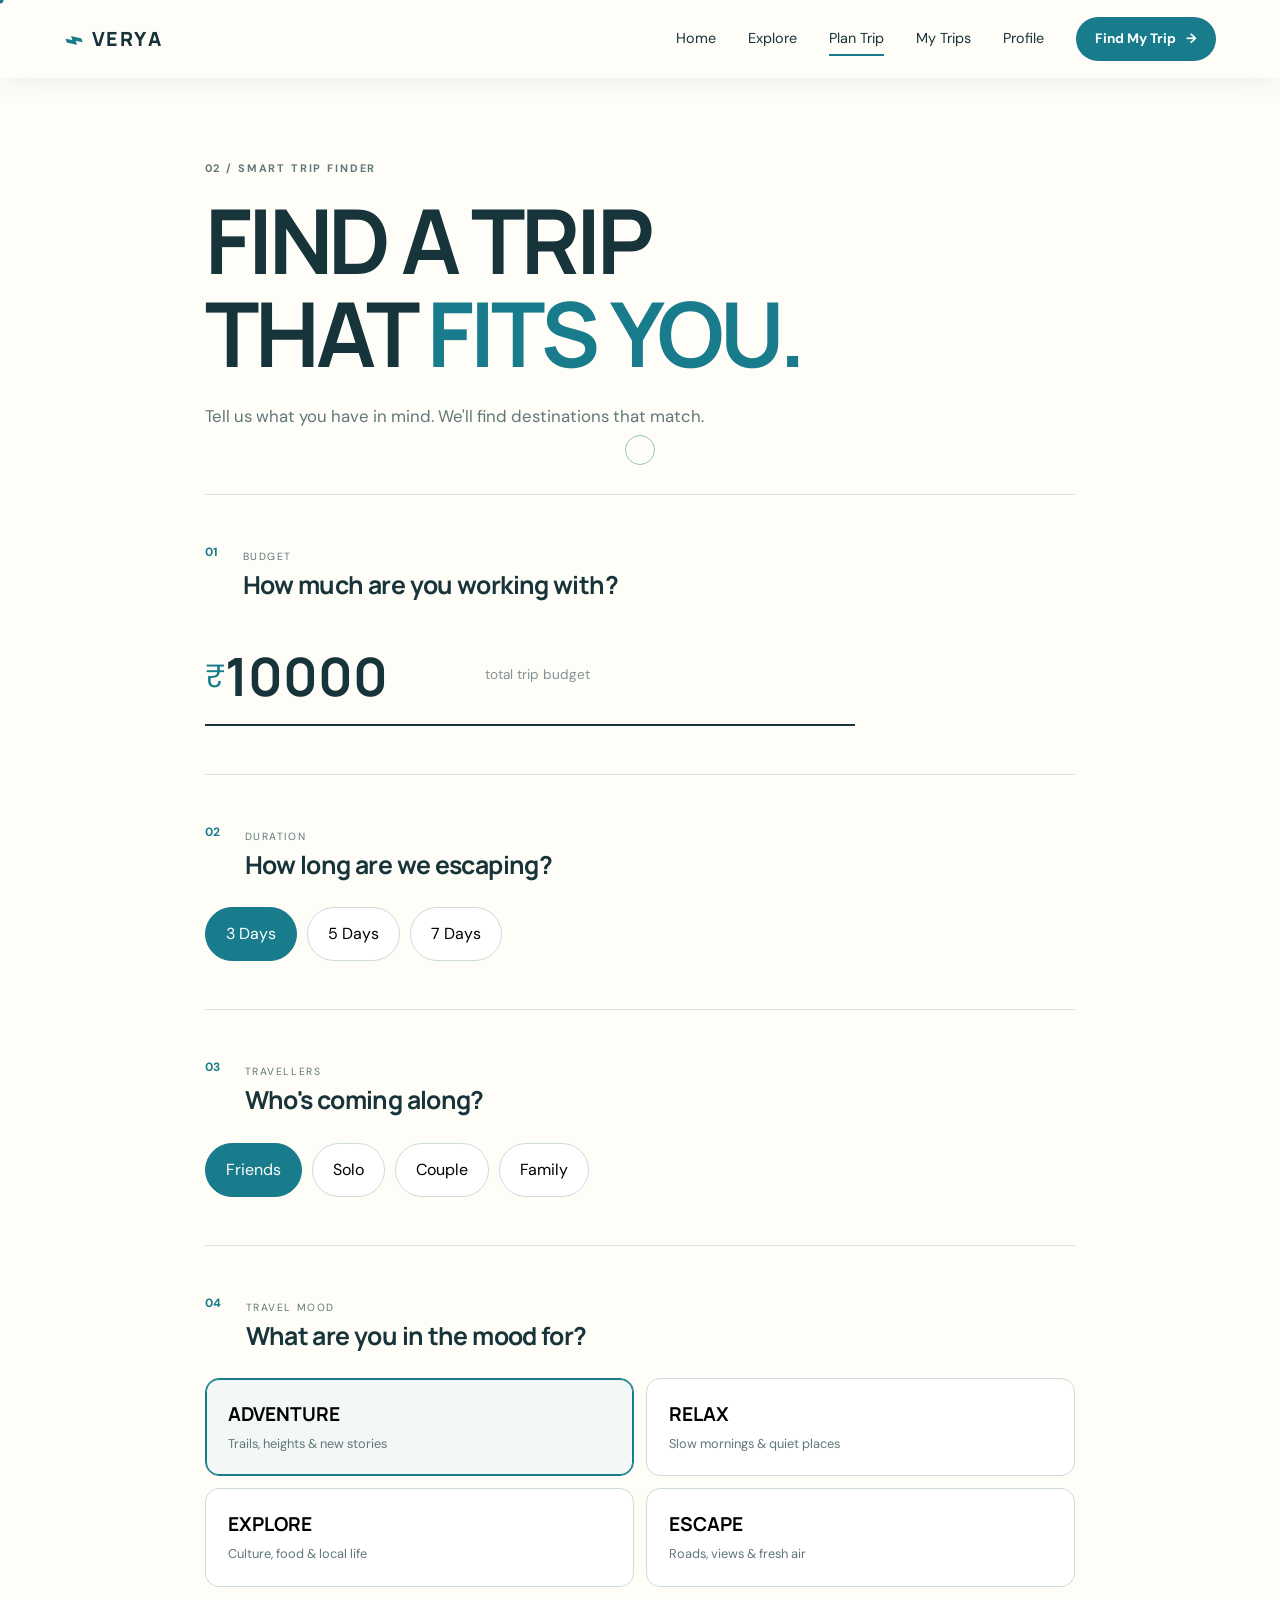
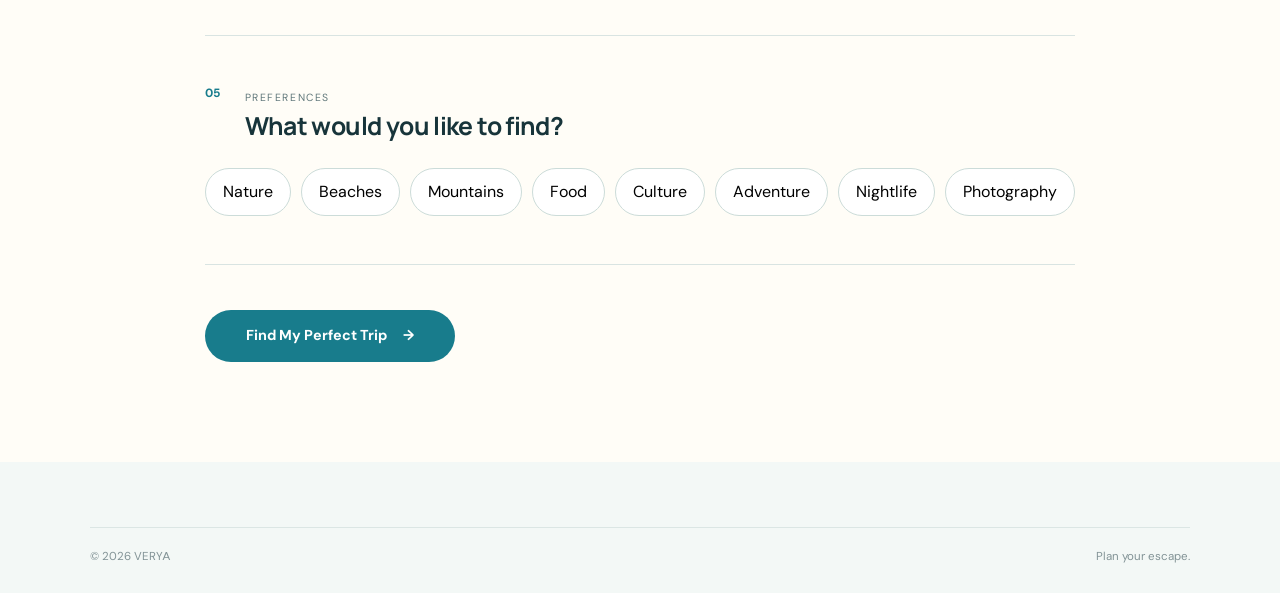
<file: finder.html>
<!DOCTYPE html>
<html lang="en"><head><meta name="google-site-verification" content="Wgh448R_ME5l0PPQqMrUWh4uAQD6EnfBi7Bo6-t3KoY" />


<meta name="google-site-verification" content="Wgh448R_ME5l0PPQqMrUWh4uAQD6EnfBi7Bo6-t3KoY" />

<meta charset="UTF-8"><meta name="viewport" content="width=device-width,initial-scale=1.0"><title>Smart Trip Finder — VERYА</title>
<link rel="preconnect" href="https://fonts.googleapis.com"><link rel="preconnect" href="https://fonts.gstatic.com" crossorigin><link href="https://fonts.googleapis.com/css2?family=DM+Sans:wght@400;500;600;700&family=Manrope:wght@600;700;800&display=swap" rel="stylesheet"><link rel="stylesheet" href="css/style.css"></head>
<body><div class="cursor-dot"></div><div class="cursor-ring"></div>
<header class="navbar scrolled"><a class="brand" href="index.html"><span class="brand-mark">⌁</span><span>VERYА</span></a><nav class="desktop-nav"><a class="nav-link" href="index.html">Home</a><a class="nav-link" href="explore.html">Explore</a><a class="nav-link active" href="finder.html">Plan Trip</a><a class="nav-link" href="my-trips.html">My Trips</a><a class="nav-link" href="profile.html">Profile</a></nav><a class="nav-cta" href="finder.html">Find My Trip <span>→</span></a><button class="menu-toggle" id="menuToggle"><span></span><span></span></button></header>
<div class="mobile-menu" id="mobileMenu"><a href="index.html">Home</a><a href="explore.html">Explore</a><a href="finder.html">Plan Trip</a><a href="my-trips.html">My Trips</a><a href="profile.html">Profile</a></div>
<main class="finder-page"><section class="finder-header"><p class="eyebrow">02 / SMART TRIP FINDER</p><h1>FIND A TRIP<br>THAT <em>FITS YOU.</em></h1><p>Tell us what you have in mind. We'll find destinations that match.</p></section>
<section class="finder-form">
<div class="form-section"><div class="form-label"><span>01</span><div><small>BUDGET</small><h2>How much are you working with?</h2></div></div><div class="budget-input"><span>₹</span><input id="budget" type="number" min="1000" value="10000" step="500"><span class="budget-suffix">total trip budget</span></div></div>
<div class="form-section"><div class="form-label"><span>02</span><div><small>DURATION</small><h2>How long are we escaping?</h2></div></div><div class="choice-row" id="durationChoices"><button class="choice active" data-value="3">3 Days</button><button class="choice" data-value="5">5 Days</button><button class="choice" data-value="7">7 Days</button></div></div>
<div class="form-section"><div class="form-label"><span>03</span><div><small>TRAVELLERS</small><h2>Who's coming along?</h2></div></div><div class="choice-row" id="travellerChoices"><button class="choice active" data-value="Friends">Friends</button><button class="choice" data-value="Solo">Solo</button><button class="choice" data-value="Couple">Couple</button><button class="choice" data-value="Family">Family</button></div></div>
<div class="form-section"><div class="form-label"><span>04</span><div><small>TRAVEL MOOD</small><h2>What are you in the mood for?</h2></div></div><div class="mood-choice-grid" id="moodChoices"><button class="mood-choice active" data-value="Adventure"><strong>ADVENTURE</strong><span>Trails, heights & new stories</span></button><button class="mood-choice" data-value="Relax"><strong>RELAX</strong><span>Slow mornings & quiet places</span></button><button class="mood-choice" data-value="Explore"><strong>EXPLORE</strong><span>Culture, food & local life</span></button><button class="mood-choice" data-value="Escape"><strong>ESCAPE</strong><span>Roads, views & fresh air</span></button></div></div>
<div class="form-section"><div class="form-label"><span>05</span><div><small>PREFERENCES</small><h2>What would you like to find?</h2></div></div><div class="tag-grid" id="preferenceChoices"><button class="tag" data-value="Nature">Nature</button><button class="tag" data-value="Beaches">Beaches</button><button class="tag" data-value="Mountains">Mountains</button><button class="tag" data-value="Food">Food</button><button class="tag" data-value="Culture">Culture</button><button class="tag" data-value="Adventure">Adventure</button><button class="tag" data-value="Nightlife">Nightlife</button><button class="tag" data-value="Photography">Photography</button></div></div>
<button class="button primary finder-submit magnetic" id="findTrips">Find My Perfect Trip <span>→</span></button>
</section></main>
<footer class="footer"><div class="footer-bottom"><span>© 2026 VERYА</span><span>Plan your escape.</span></div></footer>
<script src="js/data.js"></script><script src="js/app.js"></script><script src="js/finder.js"></script></body></html>
</file>
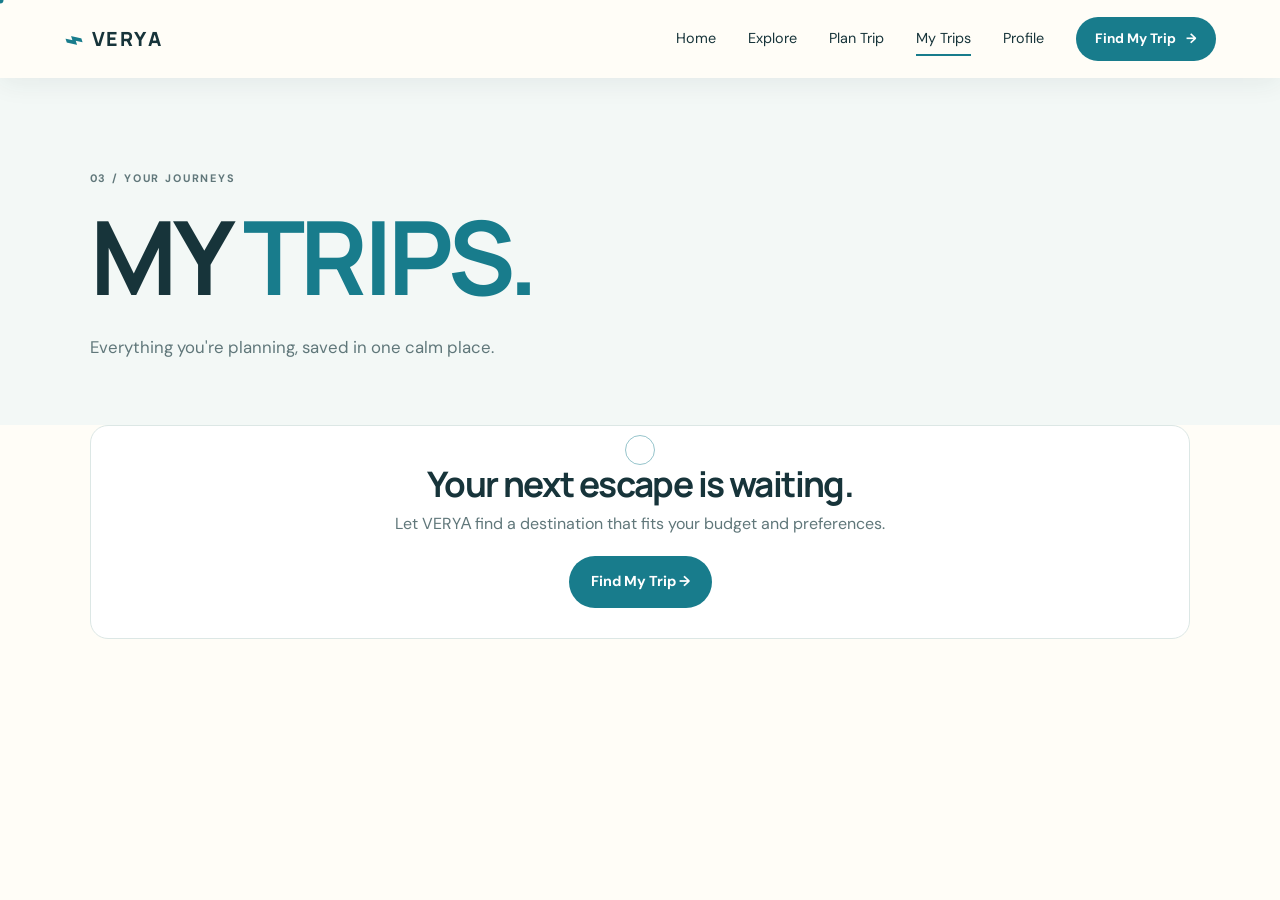
<file: my-trips.html>
<!DOCTYPE html>
<html lang="en"><head><meta charset="UTF-8"><meta name="viewport" content="width=device-width,initial-scale=1.0"><title>My Trips — VERYА</title><link rel="preconnect" href="https://fonts.googleapis.com"><link rel="stylesheet" href="https://fonts.googleapis.com/css2?family=DM+Sans:wght@400;500;600;700&family=Manrope:wght@600;700;800&display=swap"><link rel="stylesheet" href="css/style.css">

<meta name="google-site-verification" content="Wgh448R_ME5l0PPQqMrUWh4uAQD6EnfBi7Bo6-t3KoY" />

</head>
<body><div class="cursor-dot"></div><div class="cursor-ring"></div><header class="navbar scrolled"><a class="brand" href="index.html"><span class="brand-mark">⌁</span><span>VERYА</span></a><nav class="desktop-nav"><a class="nav-link" href="index.html">Home</a><a class="nav-link" href="explore.html">Explore</a><a class="nav-link" href="finder.html">Plan Trip</a><a class="nav-link active" href="my-trips.html">My Trips</a><a class="nav-link" href="profile.html">Profile</a></nav><a class="nav-cta" href="finder.html">Find My Trip <span>→</span></a><button class="menu-toggle" id="menuToggle"><span></span><span></span></button></header>
<main class="app-page"><section class="page-intro compact"><p class="eyebrow">03 / YOUR JOURNEYS</p><h1>MY <em>TRIPS.</em></h1><p>Everything you're planning, saved in one calm place.</p></section><section class="trips-grid" id="tripsGrid"></section></main><script src="js/data.js"></script><script src="js/app.js"></script><script src="js/my-trips.js"></script></body></html>
</file>
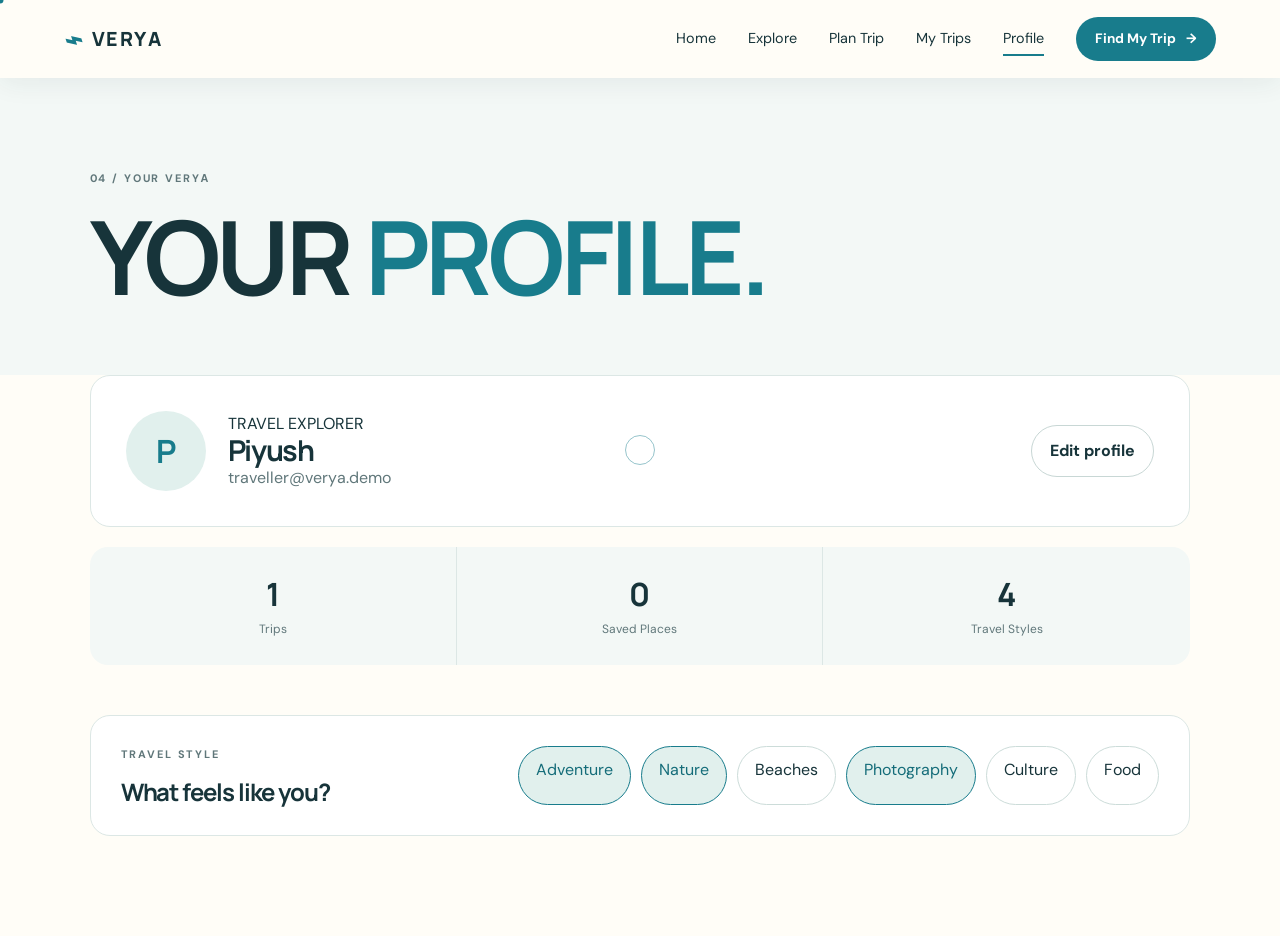
<file: profile.html>
<!DOCTYPE html>
<html lang="en"><head>
    <meta name="google-site-verification" content="Wgh448R_ME5l0PPQqMrUWh4uAQD6EnfBi7Bo6-t3KoY" />
    <meta charset="UTF-8"><meta name="viewport" content="width=device-width,initial-scale=1.0"><title>Profile — VERYА</title><link rel="preconnect" href="https://fonts.googleapis.com"><link rel="stylesheet" href="https://fonts.googleapis.com/css2?family=DM+Sans:wght@400;500;600;700&family=Manrope:wght@600;700;800&display=swap"><link rel="stylesheet" href="css/style.css"></head>
<body><div class="cursor-dot"></div><div class="cursor-ring"></div><header class="navbar scrolled"><a class="brand" href="index.html"><span class="brand-mark">⌁</span><span>VERYА</span></a><nav class="desktop-nav"><a class="nav-link" href="index.html">Home</a><a class="nav-link" href="explore.html">Explore</a><a class="nav-link" href="finder.html">Plan Trip</a><a class="nav-link" href="my-trips.html">My Trips</a><a class="nav-link active" href="profile.html">Profile</a></nav><a class="nav-cta" href="finder.html">Find My Trip <span>→</span></a><button class="menu-toggle" id="menuToggle"><span></span><span></span></button></header>
<main class="app-page profile-page"><section class="page-intro compact"><p class="eyebrow">04 / YOUR VERYА</p><h1>YOUR <em>PROFILE.</em></h1></section><section class="profile-card"><div class="avatar" id="avatar">P</div><div class="profile-info"><span class="mini-label">TRAVEL EXPLORER</span><h2 id="profileName">Piyush</h2><p id="profileEmail">traveller@verya.demo</p></div><button class="outline-button" id="editProfile">Edit profile</button></section><section class="profile-stats"><div><strong id="tripStat">0</strong><span>Trips</span></div><div><strong id="savedStat">0</strong><span>Saved Places</span></div><div><strong>4</strong><span>Travel Styles</span></div></section><section class="preference-panel"><div><p class="eyebrow">TRAVEL STYLE</p><h2>What feels like you?</h2></div><div class="tag-grid"><span class="tag selected">Adventure</span><span class="tag selected">Nature</span><span class="tag">Beaches</span><span class="tag selected">Photography</span><span class="tag">Culture</span><span class="tag">Food</span></div></section></main><script src="js/data.js"></script><script src="js/app.js"></script><script src="js/profile.js"></script></body></html>
</file>
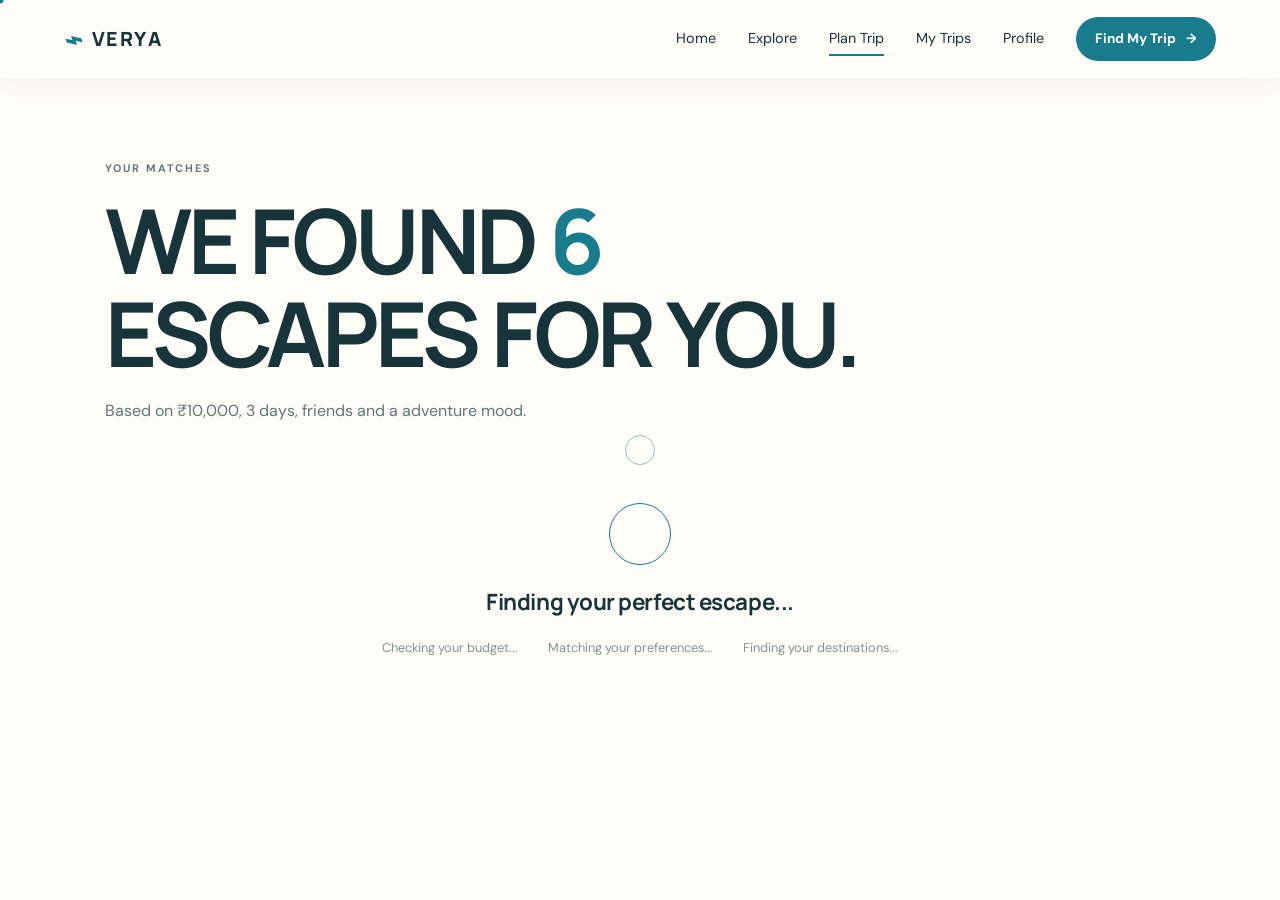
<file: results.html>
<!DOCTYPE html>
<html lang="en"><head><meta charset="UTF-8"><meta name="viewport" content="width=device-width,initial-scale=1.0"><title>Your Escapes — VERYА</title><link rel="preconnect" href="https://fonts.googleapis.com"><link rel="preconnect" href="https://fonts.gstatic.com" crossorigin><link href="https://fonts.googleapis.com/css2?family=DM+Sans:wght@400;500;600;700&family=Manrope:wght@600;700;800&display=swap" rel="stylesheet"><link rel="stylesheet" href="css/style.css"></head>
<body><div class="cursor-dot"></div><div class="cursor-ring"></div><header class="navbar scrolled"><a class="brand" href="index.html"><span class="brand-mark">⌁</span><span>VERYА</span></a><nav class="desktop-nav"><a class="nav-link" href="index.html">Home</a><a class="nav-link" href="explore.html">Explore</a><a class="nav-link active" href="finder.html">Plan Trip</a><a class="nav-link" href="my-trips.html">My Trips</a><a class="nav-link" href="profile.html">Profile</a></nav><a class="nav-cta" href="finder.html">Find My Trip <span>→</span></a><button class="menu-toggle" id="menuToggle"><span></span><span></span></button></header>
<main class="results-page"><section class="results-intro"><p class="eyebrow">YOUR MATCHES</p><h1>WE FOUND <em id="resultNumber">0</em><br>ESCAPES FOR YOU.</h1><p id="resultSummary"></p></section><div class="loading-state" id="loadingState"><div class="loading-orb"></div><h2 id="loadingText">Finding your perfect escape...</h2><div class="loading-steps"><span>Checking your budget...</span><span>Matching your preferences...</span><span>Finding your destinations...</span></div></div><section class="results-grid" id="resultsGrid"></section></main>
<script src="js/data.js"></script><script src="js/app.js"></script><script src="js/results.js"></script></body></html>
</file>
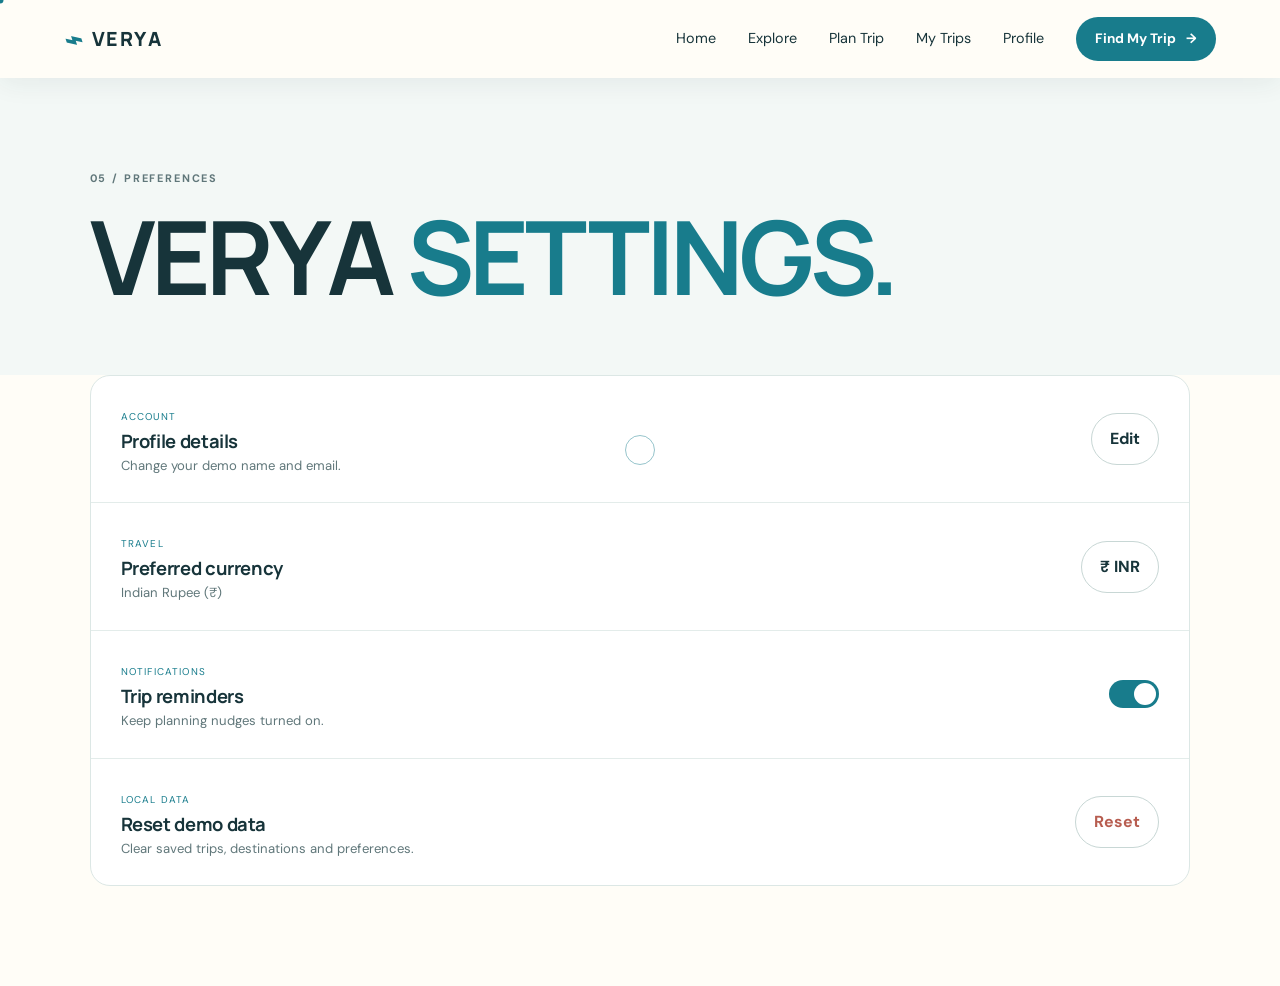
<file: settings.html>
<!DOCTYPE html>
<html lang="en"><head><meta charset="UTF-8"><meta name="viewport" content="width=device-width,initial-scale=1.0"><title>Settings — VERYА</title><link rel="preconnect" href="https://fonts.googleapis.com"><link rel="stylesheet" href="https://fonts.googleapis.com/css2?family=DM+Sans:wght@400;500;600;700&family=Manrope:wght@600;700;800&display=swap"><link rel="stylesheet" href="css/style.css"></head>
<body><div class="cursor-dot"></div><div class="cursor-ring"></div><header class="navbar scrolled"><a class="brand" href="index.html"><span class="brand-mark">⌁</span><span>VERYА</span></a><nav class="desktop-nav"><a class="nav-link" href="index.html">Home</a><a class="nav-link" href="explore.html">Explore</a><a class="nav-link" href="finder.html">Plan Trip</a><a class="nav-link" href="my-trips.html">My Trips</a><a class="nav-link" href="profile.html">Profile</a></nav><a class="nav-cta" href="finder.html">Find My Trip <span>→</span></a><button class="menu-toggle" id="menuToggle"><span></span><span></span></button></header>
<main class="app-page settings-page"><section class="page-intro compact"><p class="eyebrow">05 / PREFERENCES</p><h1>VERYА <em>SETTINGS.</em></h1></section><section class="settings-list"><div class="setting"><div><small>ACCOUNT</small><h3>Profile details</h3><p>Change your demo name and email.</p></div><button class="outline-button">Edit</button></div><div class="setting"><div><small>TRAVEL</small><h3>Preferred currency</h3><p>Indian Rupee (₹)</p></div><button class="outline-button">₹ INR</button></div><div class="setting"><div><small>NOTIFICATIONS</small><h3>Trip reminders</h3><p>Keep planning nudges turned on.</p></div><label class="switch"><input type="checkbox" checked><span></span></label></div><div class="setting"><div><small>LOCAL DATA</small><h3>Reset demo data</h3><p>Clear saved trips, destinations and preferences.</p></div><button class="outline-button danger" id="resetData">Reset</button></div></section></main><script src="js/app.js"></script><script>document.getElementById('resetData').onclick=()=>{if(confirm('Reset all VERYА demo data?')){localStorage.clear();location.reload();}};</script></body></html>
</file>
<file: css/style.css>
*{box-sizing:border-box;margin:0;padding:0}html{scroll-behavior:smooth}body{font-family:"DM Sans",sans-serif;background:#FFFDF7;color:#17343A;line-height:1.5;overflow-x:hidden}body.menu-open{overflow:hidden}a{text-decoration:none;color:inherit}button,input,select{font:inherit}.navbar{position:fixed;z-index:1000;top:0;left:0;width:100%;height:78px;display:flex;align-items:center;justify-content:space-between;padding:0 5vw;color:#fff;transition:.35s ease}.navbar.scrolled,.navbar:not(.hero-nav){background:rgba(255,253,247,.94);backdrop-filter:blur(16px);box-shadow:0 5px 25px rgba(23,52,58,.07);color:#17343A}.brand{display:flex;align-items:center;gap:9px;font-family:Manrope,sans-serif;font-weight:800;font-size:1.22rem;letter-spacing:.08em}.brand-mark{font-size:1.8rem;line-height:0;transform:rotate(-18deg);display:inline-block;color:#187C8C}.desktop-nav{display:flex;gap:2rem;margin-left:auto;margin-right:2rem}.nav-link{font-size:.9rem;position:relative;padding:8px 0}.nav-link:after{content:"";position:absolute;bottom:2px;left:0;width:0;height:2px;background:#187C8C;transition:.3s}.nav-link:hover:after,.nav-link.active:after{width:100%}.nav-cta{background:#187C8C;color:#fff;border-radius:999px;padding:12px 19px;font-size:.85rem;font-weight:700;transition:.3s}.nav-cta:hover{transform:translateY(-2px);background:#146c79}.nav-cta span{margin-left:7px}.menu-toggle{display:none;background:none;border:0;width:42px;height:42px}.menu-toggle span{display:block;width:22px;height:2px;background:currentColor;margin:5px auto}.mobile-menu{position:fixed;inset:78px 0 0;background:#FFFDF7;z-index:999;padding:45px 8vw;display:flex;flex-direction:column;gap:24px;transform:translateX(100%);transition:.4s}.mobile-menu.open{transform:translateX(0)}.mobile-menu a{font:700 2rem Manrope}.mobile-menu .mobile-cta{font:600 1rem "DM Sans";background:#187C8C;color:#fff;padding:15px 20px;border-radius:99px;text-align:center;margin-top:12px}.cursor-dot,.cursor-ring{position:fixed;pointer-events:none;z-index:2000;border-radius:50%;transform:translate(-50%,-50%);display:none}.cursor-dot{width:7px;height:7px;background:#187C8C}.cursor-ring{width:30px;height:30px;border:1px solid rgba(24,124,140,.45);transition:width .2s,height .2s,background .2s}.cursor-ring.hover{width:48px;height:48px;background:rgba(142,214,208,.12)}.eyebrow{font-size:.68rem;letter-spacing:.17em;font-weight:700;color:#60777A;margin-bottom:18px}.eyebrow.light{color:rgba(255,255,255,.72)}h1,h2,h3{font-family:Manrope,sans-serif;line-height:1.03;letter-spacing:-.045em}h1 em,h2 em{font-style:normal;color:#187C8C}section.section{padding:120px 7vw}.button{display:inline-flex;align-items:center;justify-content:center;gap:16px;padding:15px 22px;border-radius:999px;font-weight:700;font-size:.9rem;transition:.3s;border:0;cursor:pointer}.button.primary{background:#187C8C;color:#fff}.button.primary:hover{transform:translateY(-3px);box-shadow:0 12px 25px rgba(24,124,140,.2)}.button.dark{background:#17343A;color:#fff}.button.full{width:100%}.outline-button{display:inline-flex;align-items:center;gap:12px;padding:13px 18px;border:1px solid #c8d7d5;border-radius:999px;background:transparent;color:#17343A;cursor:pointer;font-weight:700;transition:.25s}.outline-button:hover{background:#f3f8f6;border-color:#187C8C;transform:translateY(-2px)}.outline-button.danger{color:#b75d50}.text-link{font-weight:700;display:inline-flex;gap:10px;border-bottom:1px solid currentColor;padding-bottom:5px}.text-link span{transition:.25s}.text-link:hover span{transform:translate(3px,-3px)}.page-intro{padding:170px 7vw 80px;background:#F3F8F6}.page-intro h1{font-size:clamp(3.2rem,8vw,7rem);max-width:900px}.page-intro>p:last-child{max-width:560px;margin-top:25px;color:#60777A;font-size:1.05rem}.page-intro.compact{padding-bottom:65px}.footer{padding:65px 7vw 28px;background:#f3f8f6}.footer-main{display:flex;justify-content:space-between;gap:50px;padding-bottom:55px}.footer-brand{font-size:1.4rem}.footer-main p{color:#60777A;margin-top:12px}.footer-links{display:flex;gap:100px}.footer-links div{display:flex;flex-direction:column;gap:10px}.footer-links small{font-size:.65rem;letter-spacing:.15em;color:#8a9b9d;margin-bottom:5px}.footer-links a{font-size:.88rem}.footer-bottom{border-top:1px solid #dbe6e4;padding-top:20px;display:flex;justify-content:space-between;color:#829396;font-size:.72rem}.reveal{opacity:0;transform:translateY(28px);transition:opacity .8s ease,transform .8s ease}.reveal.visible{opacity:1;transform:none}.delay-1{transition-delay:.12s}.delay-2{transition-delay:.24s}.app-page{min-height:80vh;padding-bottom:100px}.explore-toolbar{display:flex;gap:12px;padding:0 7vw 35px;flex-wrap:wrap}.search-box{flex:1;min-width:250px;background:#fff;border:1px solid #d8e4e2;border-radius:12px;display:flex;align-items:center;padding:0 15px}.search-box span{font-size:1.5rem;color:#60777A}.search-box input{border:0;outline:0;background:none;width:100%;padding:15px 10px}.explore-toolbar select{border:1px solid #d8e4e2;border-radius:12px;background:#fff;padding:0 14px;color:#17343A;min-width:150px}.explore-layout{padding:0 7vw;display:grid;grid-template-columns:minmax(0,1fr) 300px;gap:35px}.results-top{display:flex;justify-content:space-between;align-items:center;margin-bottom:15px;color:#60777A;font-size:.85rem}.filter-reset{border:0;background:none;text-decoration:underline;cursor:pointer;color:#60777A}.destination-grid{display:grid;grid-template-columns:repeat(3,1fr);gap:18px}.destination-card{position:relative;border-radius:18px;overflow:hidden;min-height:390px;background:#dce9e7;color:#fff}.destination-card img{width:100%;height:100%;position:absolute;inset:0;object-fit:cover;transition:.7s}.destination-card:hover img{transform:scale(1.05)}.destination-card:after{content:"";position:absolute;inset:35% 0 0;background:linear-gradient(transparent,rgba(9,31,35,.82))}.destination-card-content{position:absolute;z-index:2;left:20px;right:20px;bottom:18px}.destination-card-content small{opacity:.75}.destination-card-content h3{font-size:1.7rem;margin:5px 0}.destination-card-content p{font-size:.78rem;opacity:.85}.save-btn{position:absolute;z-index:3;right:15px;top:15px;border:0;width:38px;height:38px;border-radius:50%;background:rgba(255,255,255,.9);cursor:pointer;color:#17343A}.mini-map{position:sticky;top:100px;height:470px;background:#e8f0eb;border-radius:20px;overflow:hidden}.map-header{position:absolute;z-index:3;top:16px;left:18px;right:18px;display:flex;justify-content:space-between;font-size:.63rem;letter-spacing:.12em;font-weight:700}.map-header small{color:#7a8e90}.map-canvas{position:absolute;inset:0;background:radial-gradient(circle at 25% 20%,rgba(255,255,255,.9),transparent 25%),linear-gradient(145deg,#e7f1ed,#d9e9e5)}.central-waypoint{position:absolute;left:50%;top:53%;transform:translate(-50%,-50%);text-align:center}.central-waypoint span{display:block;width:48px;height:48px;border-radius:50%;border:1px solid #187C8C;box-shadow:0 0 0 9px rgba(24,124,140,.09);background:#fff;margin:auto}.central-waypoint span:after{content:"";display:block;width:10px;height:10px;border-radius:50%;background:#187C8C;margin:18px auto}.central-waypoint label{font-size:.6rem;letter-spacing:.12em;font-weight:700;display:block;margin-top:12px}.map-route{height:1px;background:#8ec1bf;position:absolute;transform-origin:left}.r1{width:190px;left:28%;top:44%;transform:rotate(-28deg)}.r2{width:170px;left:45%;top:55%;transform:rotate(35deg)}.map-pin{position:absolute;width:13px;height:13px;border-radius:50%;background:#187C8C;border:3px solid #fff;box-shadow:0 3px 10px rgba(23,52,58,.18);cursor:pointer;transition:.25s}.map-pin:hover{transform:scale(1.4)}.finder-page{max-width:1050px;margin:auto;padding:160px 7vw 100px}.finder-header{margin-bottom:65px}.finder-header h1{font-size:clamp(3rem,7vw,6rem)}.finder-header>p:last-child{margin-top:25px;color:#60777A;font-size:1.05rem}.finder-form{border-top:1px solid #d9e4e2}.form-section{padding:48px 0;border-bottom:1px solid #d9e4e2}.form-label{display:flex;gap:25px;align-items:flex-start;margin-bottom:30px}.form-label>span{font-size:.75rem;color:#187C8C;font-weight:700}.form-label small{font-size:.65rem;letter-spacing:.15em;color:#60777A}.form-label h2{font-size:1.55rem;margin-top:5px;letter-spacing:-.025em}.budget-input{display:flex;align-items:center;border-bottom:2px solid #17343A;padding:12px 0;max-width:650px}.budget-input>span:first-child{font-size:2rem;color:#187C8C}.budget-input input{font:700 3.3rem Manrope;border:0;outline:0;background:transparent;color:#17343A;width:260px}.budget-suffix{color:#829396!important;font-size:.85rem}.choice-row{display:flex;gap:10px;flex-wrap:wrap}.choice{padding:14px 20px;border:1px solid #ccdcd9;background:#fff;border-radius:999px;cursor:pointer;transition:.25s}.choice:hover,.choice.active{background:#187C8C;color:#fff;border-color:#187C8C}.mood-choice-grid{display:grid;grid-template-columns:repeat(2,1fr);gap:12px}.mood-choice{text-align:left;padding:22px;border:1px solid #ccdcd9;background:#fff;border-radius:14px;cursor:pointer;display:flex;flex-direction:column;gap:7px;transition:.25s}.mood-choice strong{font:700 1.2rem Manrope}.mood-choice span{font-size:.8rem;color:#60777A}.mood-choice.active{border-color:#187C8C;background:#f3f8f6;box-shadow:inset 0 0 0 1px #187C8C}.tag-grid{display:flex;flex-wrap:wrap;gap:10px}.tag{padding:11px 17px;border:1px solid #ccdcd9;background:#fff;border-radius:999px;cursor:pointer;transition:.25s}.tag:hover,.tag.selected{background:#e1f0ed;border-color:#187C8C;color:#146c79}.finder-submit{margin-top:45px;min-width:250px}.results-page{padding:160px 7vw 100px;max-width:1250px;margin:auto}.results-intro h1{font-size:clamp(3rem,7vw,6rem)}.results-intro>p:last-child{color:#60777A;margin-top:20px}.loading-state{text-align:center;padding:80px 0}.loading-orb{width:62px;height:62px;border:1px solid #187C8C;border-radius:50%;margin:0 auto 25px;animation:pulse 1.4s infinite}.loading-state h2{font-size:1.4rem;letter-spacing:-.02em}.loading-steps{display:flex;justify-content:center;gap:30px;margin-top:25px;color:#829396;font-size:.8rem}.loading-steps span.done{color:#187C8C}.results-grid{display:grid;grid-template-columns:repeat(2,1fr);gap:20px}.match-card{background:#fff;border:1px solid #dce7e5;border-radius:20px;overflow:hidden;opacity:0;transform:translateY(20px);animation:cardIn .6s forwards}.match-image{height:280px;position:relative;overflow:hidden}.match-image img{width:100%;height:100%;object-fit:cover;transition:.5s}.match-card:hover .match-image img{transform:scale(1.04)}.match-body{padding:22px}.match-body h2{font-size:1.9rem}.match-location{color:#60777A;font-size:.8rem}.match-meta{display:flex;gap:18px;margin:18px 0;font-size:.8rem}.match-meta strong{display:block;font-size:1rem}.match-reasons{display:flex;flex-wrap:wrap;gap:7px;margin-bottom:20px}.match-reasons span{background:#edf5f2;padding:6px 9px;border-radius:999px;font-size:.7rem;color:#146c79}.match-actions{display:flex;gap:8px}.why{border-top:1px solid #e2ebe9;padding-top:15px;margin-top:15px}.why summary{cursor:pointer;font-weight:700;font-size:.82rem}.why p{font-size:.78rem;color:#60777A;margin-top:10px}.destination-hero{height:72vh;min-height:560px;position:relative;color:#fff}.destination-hero img{position:absolute;inset:0;width:100%;height:100%;object-fit:cover}.destination-hero:after{content:"";position:absolute;inset:0;background:linear-gradient(transparent 35%,rgba(10,28,31,.78))}..destination-hero-content{position:absolute;z-index:2;bottom:60px;left:7vw;right:7vw}.destination-hero h1{font-size:clamp(4rem,9vw,8rem)}.destination-detail{max-width:1150px;margin:auto;padding:90px 7vw}.detail-grid{display:grid;grid-template-columns:1.5fr 1fr;gap:70px}.detail-grid h2{font-size:2.2rem;margin-bottom:20px}.detail-grid p{color:#60777A;line-height:1.8}.info-cards{display:grid;grid-template-columns:repeat(2,1fr);gap:12px}.info-card{padding:20px;background:#f3f8f6;border-radius:14px}.info-card small{color:#60777A;font-size:.65rem;letter-spacing:.1em}.info-card strong{display:block;margin-top:5px}.detail-section{margin-top:65px}.detail-list{display:grid;grid-template-columns:repeat(2,1fr);gap:12px;margin-top:20px}.detail-list div{padding:17px;border-bottom:1px solid #dbe5e3}.planner-page{padding-bottom:100px}.planner-tabs{display:flex;gap:5px;padding:0 7vw;border-bottom:1px solid #d9e4e2;overflow:auto}.planner-tabs button{border:0;background:none;padding:17px 20px;white-space:nowrap;cursor:pointer;color:#60777A}.planner-tabs button.active{color:#187C8C;border-bottom:2px solid #187C8C}.planner-overview{padding:45px 7vw;display:grid;grid-template-columns:1.5fr 1fr;gap:18px}.planner-card{background:#fff;border:1px solid #dce7e5;border-radius:18px;padding:30px}.planner-card small{color:#60777A;letter-spacing:.12em;font-size:.65rem}.planner-card h2{font-size:2.2rem;margin:10px 0}.planner-card p{color:#60777A;margin-bottom:25px}.progress-ring{width:130px;height:130px;border-radius:50%;border:10px solid #dcebe8;border-top-color:#187C8C;display:grid;place-items:center;margin:15px auto}.progress-ring strong{font:700 1.4rem Manrope}.trips-grid{padding:0 7vw;display:grid;grid-template-columns:repeat(3,1fr);gap:18px}.trip-card{background:#fff;border:1px solid #dce7e5;border-radius:18px;overflow:hidden}.trip-card img{width:100%;height:190px;object-fit:cover}.trip-card-body{padding:20px}.trip-card-body h2{font-size:1.45rem}.trip-card-body p{color:#60777A;font-size:.8rem;margin:7px 0 16px}.trip-progress{height:6px;background:#e5eeec;border-radius:99px;overflow:hidden}.trip-progress span{display:block;height:100%;background:#187C8C}.trip-actions{display:flex;justify-content:space-between;margin-top:15px}.profile-card{margin:0 7vw;padding:35px;background:#fff;border:1px solid #dce7e5;border-radius:20px;display:flex;align-items:center;gap:22px}.avatar{width:80px;height:80px;border-radius:50%;display:grid;place-items:center;background:#e1f0ed;color:#187C8C;font:700 2rem Manrope}.profile-info{flex:1}.profile-info h2{font-size:1.8rem}.profile-info p{color:#60777A}.profile-stats{display:grid;grid-template-columns:repeat(3,1fr);margin:20px 7vw 50px;background:#f3f8f6;border-radius:18px}.profile-stats div{padding:25px;text-align:center;border-right:1px solid #dce7e5}.profile-stats div:last-child{border:0}.profile-stats strong{display:block;font:700 2rem Manrope}.profile-stats span{font-size:.75rem;color:#60777A}.preference-panel{margin:0 7vw;background:#fff;border:1px solid #dce7e5;border-radius:20px;padding:30px;display:flex;justify-content:space-between;gap:40px}.settings-list{margin:0 7vw;background:#fff;border:1px solid #dce7e5;border-radius:20px}.setting{padding:27px 30px;display:flex;align-items:center;justify-content:space-between;gap:30px;border-bottom:1px solid #e3ecea}.setting:last-child{border:0}.setting small{color:#187C8C;font-size:.62rem;letter-spacing:.12em}.setting h3{font-size:1.15rem;letter-spacing:-.02em;margin:5px 0}.setting p{color:#60777A;font-size:.82rem}.switch input{display:none}.switch span{display:block;width:50px;height:28px;background:#d9e5e2;border-radius:99px;position:relative;cursor:pointer}.switch span:after{content:"";position:absolute;width:22px;height:22px;background:#fff;border-radius:50%;left:3px;top:3px;transition:.25s}.switch input:checked+span{background:#187C8C}.switch input:checked+span:after{left:25px}@keyframes pulse{50%{box-shadow:0 0 0 14px rgba(24,124,140,.08)}}@keyframes cardIn{to{opacity:1;transform:none}}@media(pointer:fine){.cursor-dot,.cursor-ring{display:block}}@media(max-width:900px){.desktop-nav,.nav-cta{display:none}.menu-toggle{display:block}.destination-grid{grid-template-columns:repeat(2,1fr)}.explore-layout{grid-template-columns:1fr}.mini-map{display:none}.planner-overview,.detail-grid{grid-template-columns:1fr}.trips-grid{grid-template-columns:repeat(2,1fr)}.profile-card{flex-wrap:wrap}.profile-info{min-width:200px}.preference-panel{flex-direction:column}.footer-main{flex-direction:column}.footer-links{gap:50px}}@media(max-width:620px){section.section{padding:80px 6vw}.page-intro{padding:130px 6vw 55px}.destination-grid,.trips-grid,.results-grid{grid-template-columns:1fr}.mood-grid{grid-template-columns:1fr!important}.explore-toolbar{padding:0 6vw 25px}.explore-layout{padding:0 6vw}.finder-page,.results-page{padding-left:6vw;padding-right:6vw}.form-label{gap:15px}.budget-input input{font-size:2.4rem;width:190px}.mood-choice-grid{grid-template-columns:1fr}.loading-steps{flex-direction:column;gap:7px}.destination-hero{min-height:500px}.destination-detail{padding:65px 6vw}.detail-list,.info-cards{grid-template-columns:1fr}.profile-card,.profile-stats,.preference-panel,.settings-list{margin-left:6vw;margin-right:6vw}.profile-stats{grid-template-columns:1fr}.profile-stats div{border-right:0;border-bottom:1px solid #dce7e5}.footer{padding-left:6vw;padding-right:6vw}.footer-bottom{flex-direction:column;gap:8px}}

/* VERYА demo planner enhancements */
.planner-content{padding:0 7vw}.planner-overview-enhanced{padding:45px 0;grid-template-columns:1.5fr 1fr}.hero-planner-card{padding:0;overflow:hidden;grid-row:span 2}.planner-destination-image{height:230px;overflow:hidden}.planner-destination-image img{width:100%;height:100%;object-fit:cover}.planner-card-inner{padding:30px}.planner-stat-row{display:flex;gap:10px;flex-wrap:wrap;margin:25px 0}.planner-stat-row span{background:#f3f8f6;border-radius:12px;padding:12px 15px;color:#60777A;font-size:.72rem}.planner-stat-row b{display:block;color:#17343A;font-size:.9rem;margin-bottom:3px}.planner-actions{display:flex;gap:10px;flex-wrap:wrap}.progress-bar{height:8px;background:#e5eeec;border-radius:99px;overflow:hidden;margin:15px 0 7px}.progress-bar>span{display:block;height:100%;background:#187C8C;border-radius:99px;transition:.3s}.progress-caption{display:flex;justify-content:space-between;color:#60777A;font-size:.75rem}.planner-why h3{font-size:1.5rem;margin:9px 0}.reason-pills{display:flex;gap:7px;flex-wrap:wrap}.reason-pills span{padding:7px 10px;background:#eef5f2;border-radius:99px;color:#39717a;font-size:.7rem}.quick-links{display:grid;gap:9px;margin-top:15px}.quick-links button{border:1px solid #dce7e5;background:#f8fbfa;border-radius:12px;padding:13px;text-align:left;cursor:pointer;color:#17343A}.planner-section{padding:45px 0 80px}.itinerary-grid{display:grid;grid-template-columns:repeat(2,1fr);gap:16px}.day-card{background:#fff;border:1px solid #dce7e5;border-radius:18px;padding:25px}.day-card>span{font-size:.65rem;letter-spacing:.12em;color:#187C8C}.day-card h3{font-size:1.3rem;margin:9px 0}.day-card p{color:#60777A;line-height:1.7}.day-time{margin-top:18px;font-size:.72rem;color:#187C8C}.planner-note{margin-top:18px;padding:18px 20px;border-radius:14px;background:#f3f8f6;color:#60777A;font-size:.8rem}.budget-layout{display:grid;grid-template-columns:1fr 1fr;gap:18px}.budget-big{font:800 2.5rem Manrope;color:#17343A;margin-bottom:25px}.budget-big small{display:block;font:400 .75rem 'DM Sans';color:#60777A;margin-top:3px}.budget-breakdown p{display:flex;justify-content:space-between;color:#60777A;padding:10px 0;border-bottom:1px solid #e5eeec}.budget-breakdown p span,.budget-breakdown strong span{color:#17343A;font-weight:700}.budget-breakdown hr{border:0;border-top:1px solid #cfdedb;margin:8px 0}.budget-breakdown strong{display:flex;justify-content:space-between;padding-top:10px}.budget-bars{display:grid;gap:18px;margin-top:20px}.budget-bars label{display:flex;justify-content:space-between;font-size:.75rem;color:#60777A}.budget-bars i{display:block;height:8px;background:#e5eeec;border-radius:99px;margin-top:7px;overflow:hidden}.budget-bars i span{display:block;height:100%;background:#84A98C;border-radius:99px}.packing-grid{display:grid;grid-template-columns:repeat(2,1fr);gap:12px}.packing-item{display:flex;align-items:center;gap:12px;background:#fff;border:1px solid #dce7e5;border-radius:14px;padding:16px;cursor:pointer}.packing-item input{position:absolute;opacity:0}.pack-box{width:20px;height:20px;border:1px solid #b8cfcb;border-radius:6px;display:inline-grid;place-items:center}.packing-item input:checked+.pack-box{background:#187C8C;border-color:#187C8C}.packing-item input:checked+.pack-box:after{content:'✓';color:#fff;font-size:.75rem}.packing-item input:checked~span:last-child{text-decoration:line-through;color:#7d9291}.packing-progress{margin-top:18px;display:grid;grid-template-columns:auto 1fr;gap:4px 12px;align-items:center}.packing-progress strong{font-size:1.4rem}.packing-progress>span{color:#60777A;font-size:.75rem}.packing-progress .progress-bar{grid-column:1/-1;width:100%}.notes-card textarea{width:100%;min-height:260px;resize:vertical;border:1px solid #dce7e5;border-radius:14px;padding:18px;font:400 .95rem 'DM Sans';color:#17343A;background:#fbfdfc;outline:none}.notes-card textarea:focus{border-color:#187C8C}.notes-actions{display:flex;align-items:center;gap:15px;margin-top:14px}.notes-actions span{color:#60777A;font-size:.75rem}@media(max-width:900px){.planner-overview-enhanced,.budget-layout{grid-template-columns:1fr}.hero-planner-card{grid-row:auto}.itinerary-grid,.packing-grid{grid-template-columns:1fr}}
.budget-status{padding:14px 16px;border-radius:12px;margin:18px 0;font-size:.82rem;font-weight:700}.budget-status.ok{background:#edf7f1;color:#2d7255}.budget-status.warn{background:#fff4ea;color:#9a6840}.remove-trip{border:0;background:none;color:#8a7772;font-size:.72rem;cursor:pointer;margin-top:12px;padding:0}.remove-trip:hover{color:#b75d50;text-decoration:underline}.new-trip-card{border:1px dashed #bcd0cc;border-radius:18px;padding:28px;display:flex;align-items:center;min-height:100%;background:#fbfdfc}.new-trip-card h2{font-size:1.45rem;margin:8px 0}.new-trip-card p{color:#60777A;font-size:.82rem;margin-bottom:18px}.empty-trips p{color:#60777A;margin:10px 0 20px}
</file>
